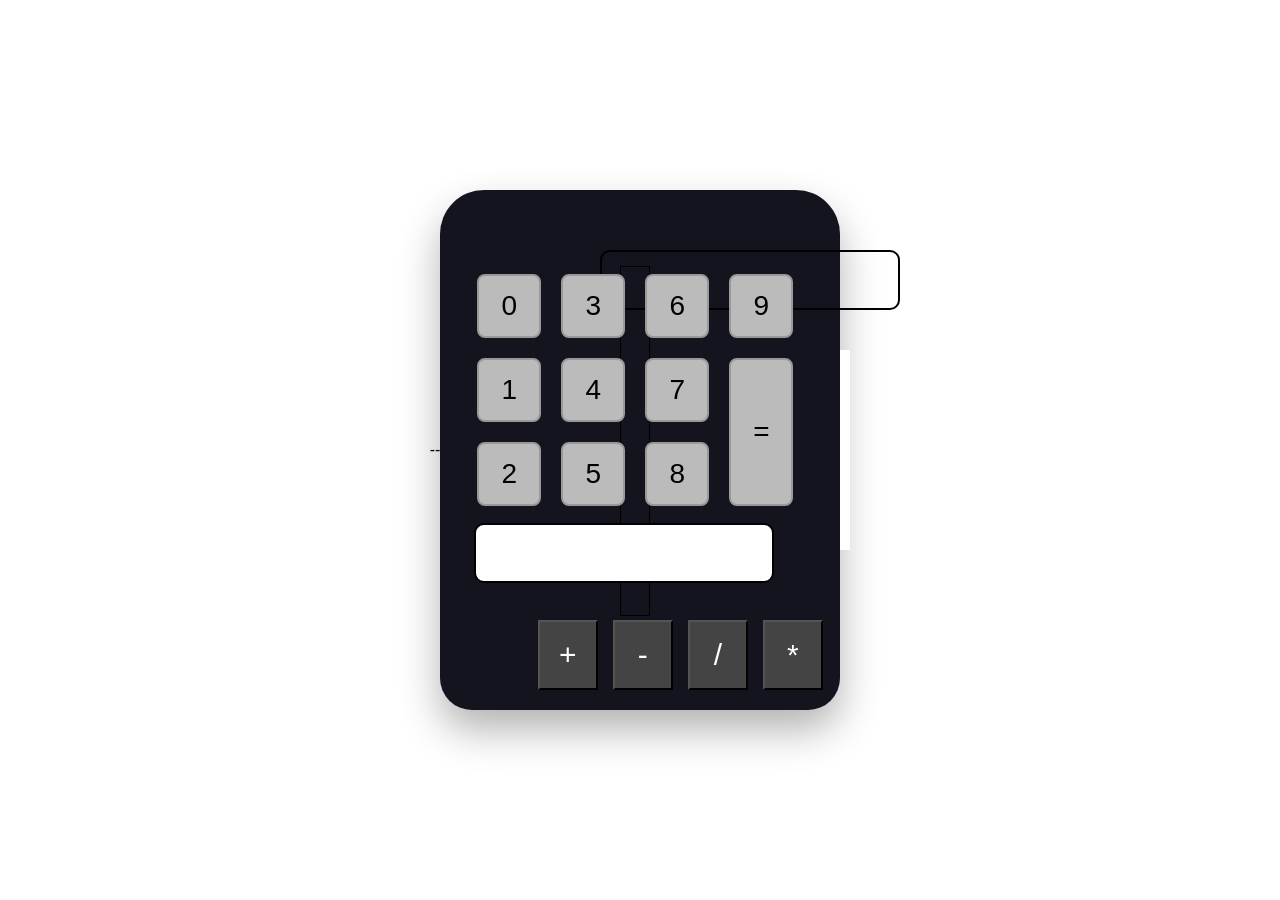
<file: index.html>
<!DOCTYPE html>
<html lang="en">
<head>
    <meta charset="UTF-8">
    <meta name="viewport" content="width=-device-width, initial-scale=1.0">--
    <title>calculator</title>
    <link  rel="stylesheet"  href="style.css">
</head>
<body>
    <div class="calculator">
        <div id="display">
                        <div class="buttons">
                <!--row 1-->
            <button onclick="appendvalue('0')">0</button>
            <button onclick="appendvalue('3')">3</button>
             <button onclick="appendvalue('6')">6</button>
              <button onclick="appendvalue('9')">9</button>
            
              <!--row 2-->
            <button onclick="appendvalue('1')">1</button>   
             <button onclick="appendvalue('4')">4</button> 
             <button onclick="appendvalue('7')">7</button> 
             <button   class="equal" onclick="calculate()">=</button> 
         
             <!--row 3-->
            <button onclick="appendvalue('2')">2</button> 
            <button onclick="appendvalue('5')">5</button> 
             <button onclick="appendvalue('8')">8</button> 
             <input type="text" id="display" readonly>
                        </div>

        <div  class="operators">
            <!--row 4-->
            
             <button onclick="appendvalue('+')">+</button>
              <button onclick="appendvalue('-')">-</button>
              <button onclick="appendvalue('/')">/</button>
              <button onclick="appendvalue('*')">*</button>
        </div>
                         
        </div>
    </div>
    <div class="my_class"></div>
    <script  src="script.js"></script>
    
</body>
</html>
</file>
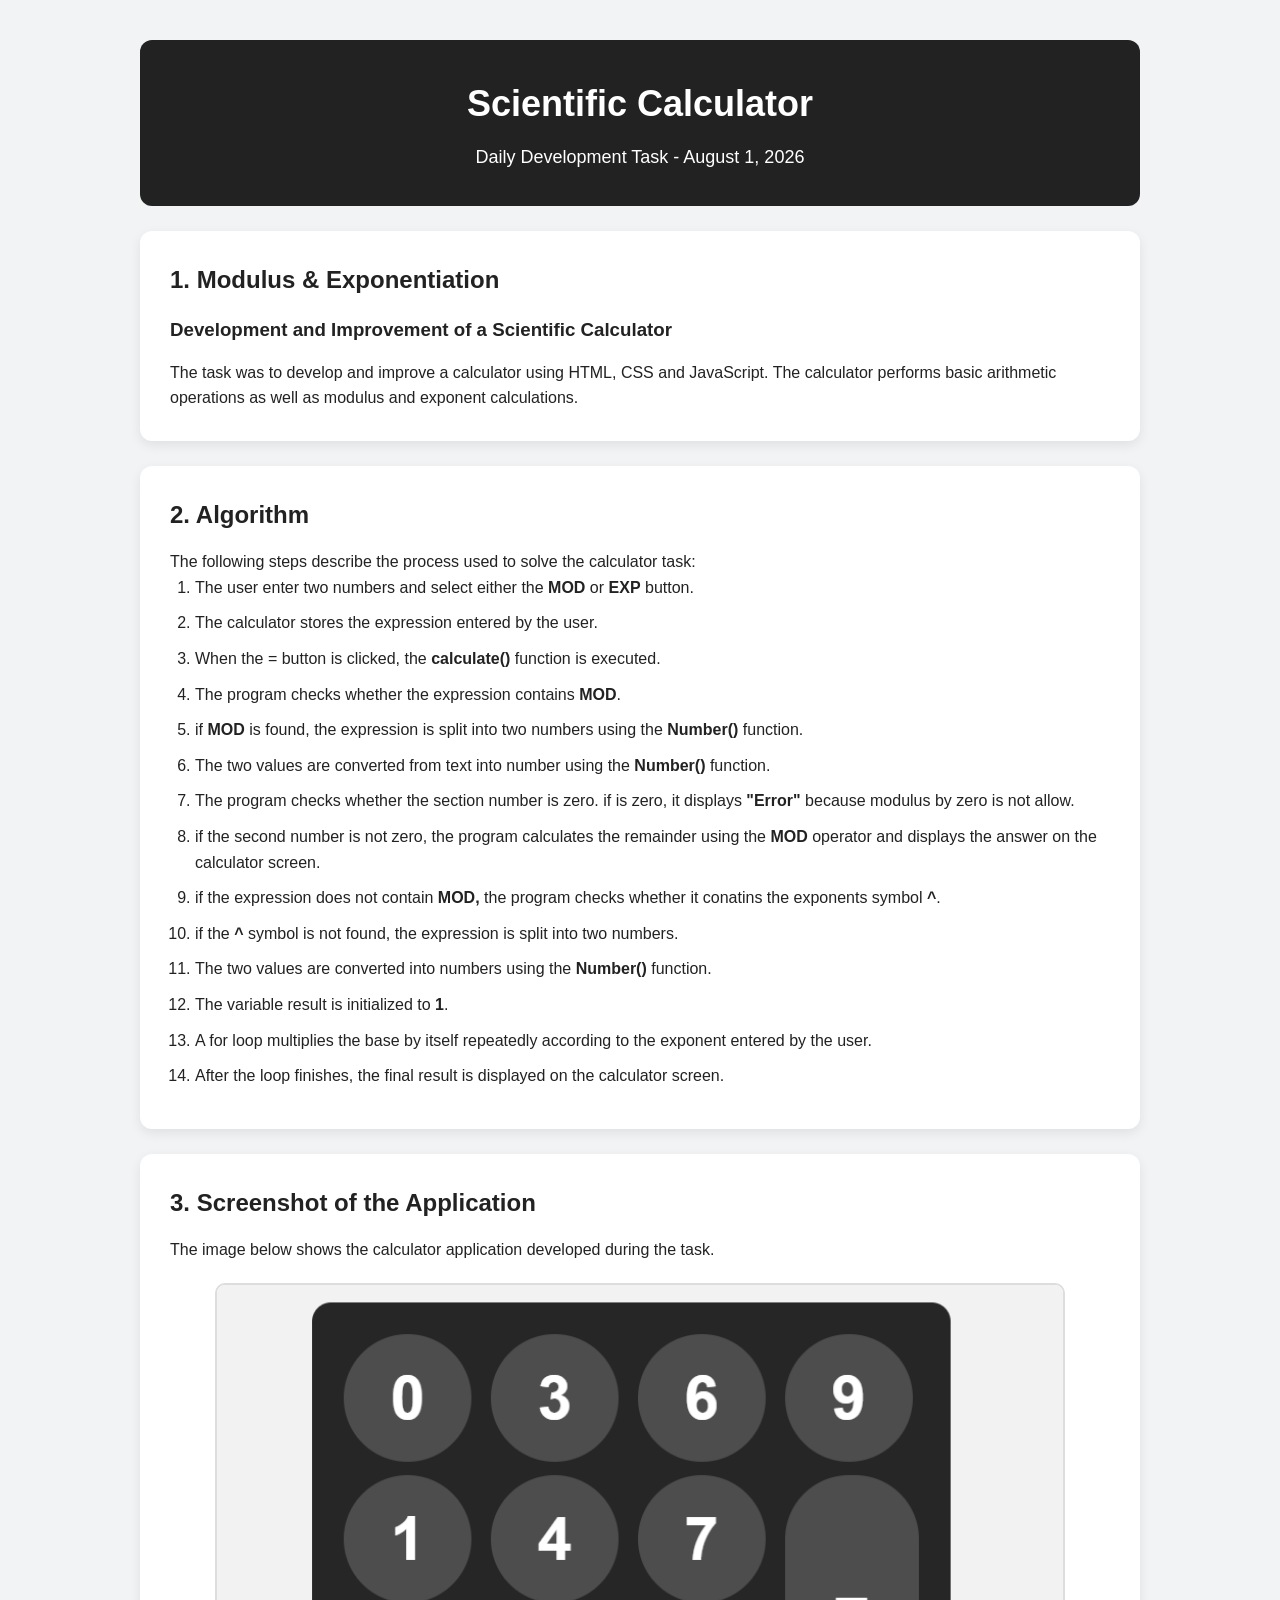
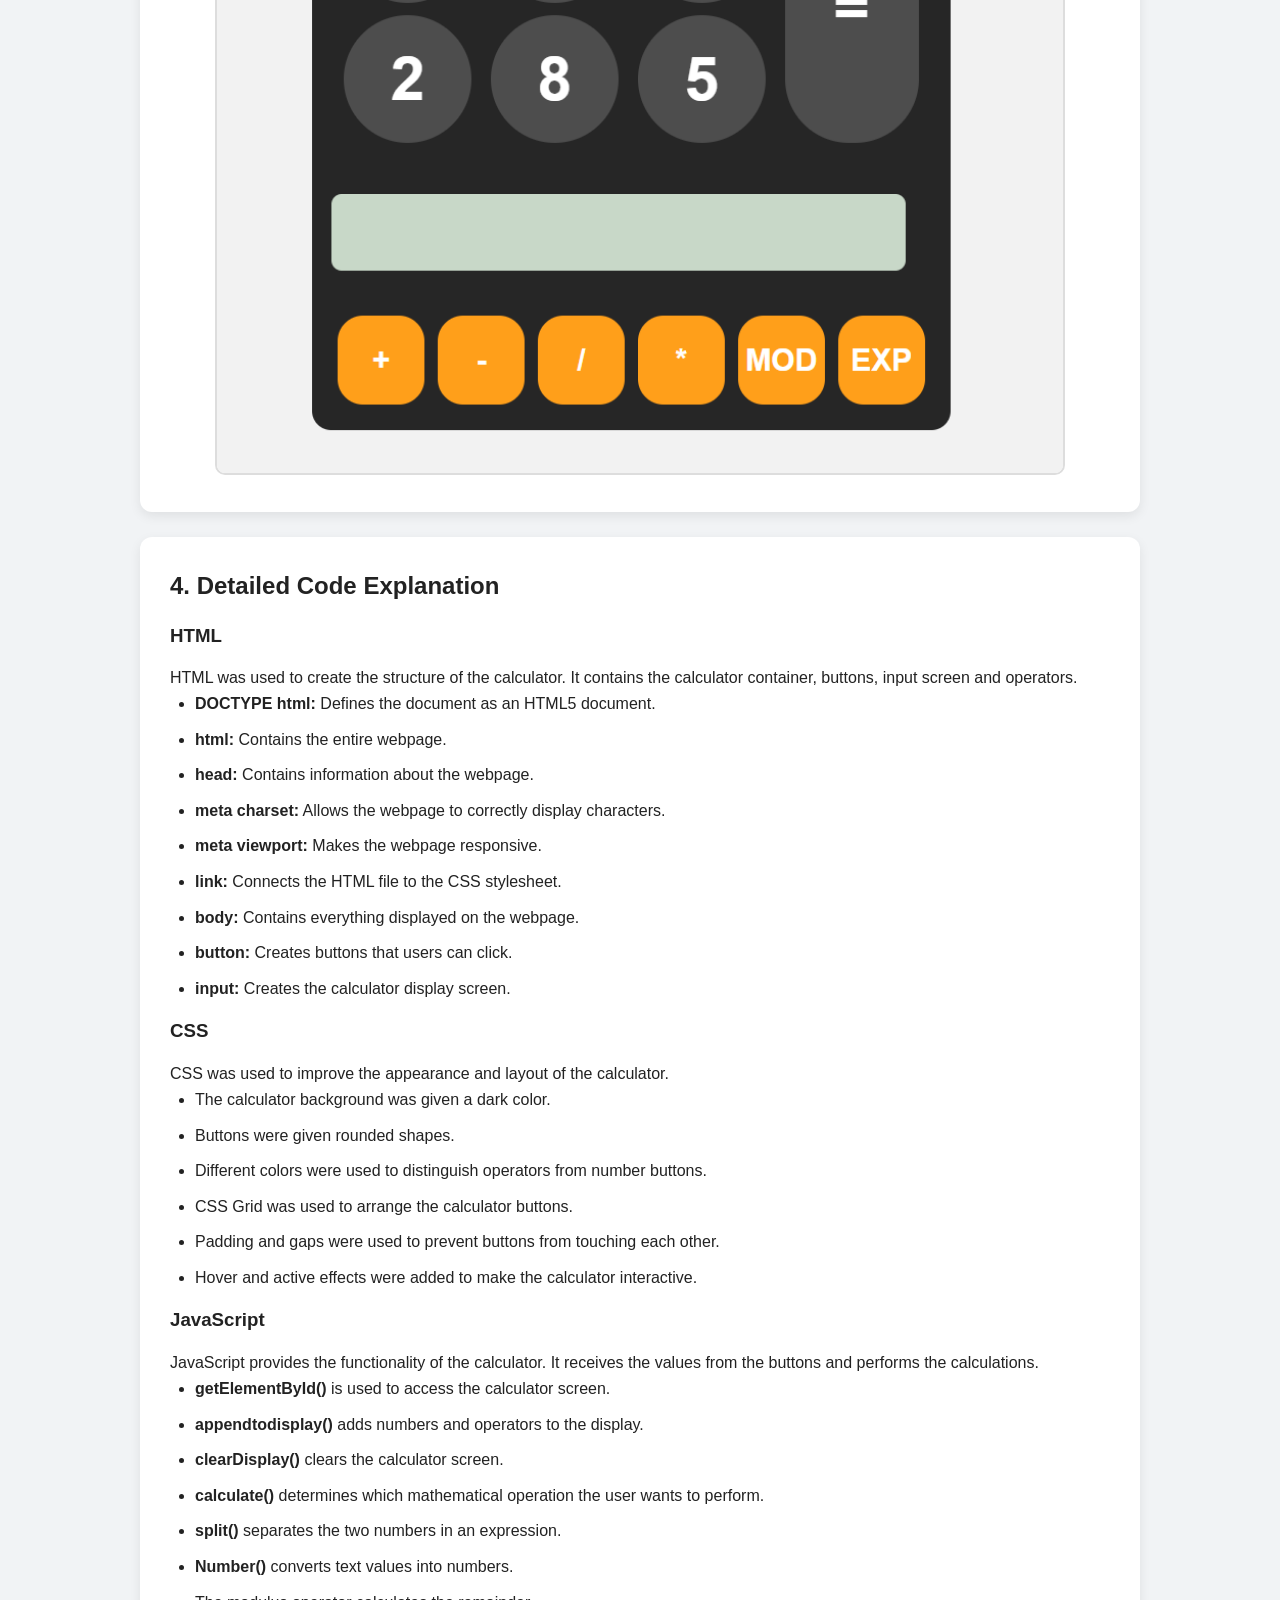
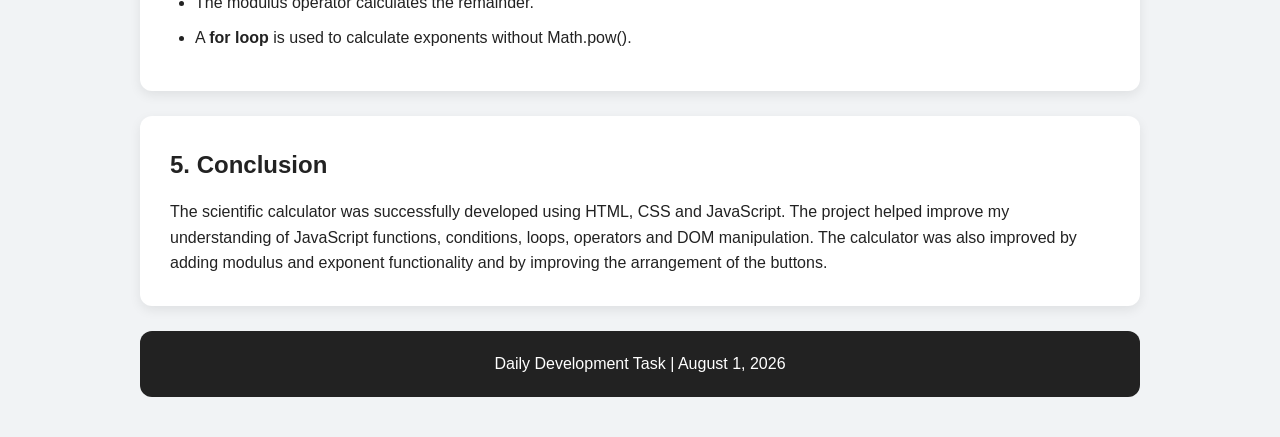
<file: james calc/index.html>
<!DOCTYPE html>
<html lang="en">

<head>
    <!-- Defines the character encoding used by the webpage -->
    <meta charset="UTF-8">

    <!-- Makes the webpage responsive on phones, tablets and computers -->
    <meta name="viewport" content="width=device-width, initial-scale=1.0">

    <!-- Title displayed on the browser tab -->
    <title> Task - Scientific Calculator</title>

    <!-- Connects this HTML file to the CSS file -->
    <link rel="stylesheet" href="style.css">
</head>

<body>

    <!-- Main container for the entire webpage -->
    <div class="container">

        <!-- PAGE HEADER -->

        <header>
            <h1>Scientific Calculator</h1>

            <p class="subtitle">
                Daily Development Task - August 1, 2026
            </p>
        </header>


        <!-- TASK DESCRIPTION -->

        <section class="card">

            <h2>1. Modulus & Exponentiation</h2>

            <h3>
                Development and Improvement of a Scientific Calculator
            </h3>

            <p>
                The task was to develop and improve a calculator using
                HTML, CSS and JavaScript. The calculator performs basic
                arithmetic operations as well as modulus and exponent
                calculations.
            </p>

        </section>

 
        <!-- ALGORITHM -->

        <section class="card">

            <h2>2. Algorithm</h2>

            <p>
                The following steps describe the process used to solve
                the calculator task:
            </p>

            <ol>

                <li>
                    The user enter two numbers and select either the <strong>MOD</strong> or <strong>EXP</strong> button.
                </li>

                <li>
                    The calculator stores the expression entered by the user.
                </li>

                <li>
                    When the = button is clicked, the <strong>calculate()</strong> function is executed.
                </li>

                <li>
                    The program checks whether the expression contains <strong>MOD</strong>.
                </li>

                <li>
                    if <strong>MOD</strong> is found, the expression is split into two numbers using the <strong>Number()</strong> function.
                </li>

                <li>
                    The two values are converted from text into number using the <strong>Number()</strong> function.
                </li>

                <li>
                    The program checks whether the section number is zero. if is zero, it displays <strong>"Error"</strong> because modulus by zero is not allow.
                </li>

                <li>
                    if the second number is not zero, the program calculates the remainder using the <strong>MOD</strong> operator and displays the answer on the calculator screen.
                </li>

                <li>
                    if the expression does not contain <strong>MOD,</strong> the program checks whether it conatins the exponents symbol <strong>^</strong>.
                </li>

                <li>
                    if the <strong>^</strong> symbol is not found, the expression is split into two numbers.
                </li>

                <li>
                    The two values are converted into numbers using the <strong>Number()</strong> function.
                </li>

                <li>
                    The variable result is initialized to <strong>1</strong>.
                </li>

                <li>
                    A for loop multiplies the base by itself repeatedly according to the exponent entered by the user.
                </li>

                <li>
                    After the loop finishes, the final result is displayed on the calculator screen.
                </li>

            </ol>

        </section>


        <!-- SCREENSHOT -->

        <section class="card">

            <h2>3. Screenshot of the Application</h2>

            <p>
                The image below shows the calculator application
                developed during the task.
            </p>

            <div class="screenshot-container"
            >
                <img src="image/calcs.png" alt="Screenshot of the scientific calculator" />
            </div>

        </section>


        <!-- CODE EXPLANATION -->

        <section class="card">

            <h2>4. Detailed Code Explanation</h2>

            <h3>HTML</h3>

            <p>
                HTML was used to create the structure of the calculator.
                It contains the calculator container, buttons, input
                screen and operators.
            </p>

            <ul>

                <li>
                    <strong>DOCTYPE html:</strong>
                    Defines the document as an HTML5 document.
                </li>

                <li>
                    <strong>html:</strong>
                    Contains the entire webpage.
                </li>

                <li>
                    <strong>head:</strong>
                    Contains information about the webpage.
                </li>

                <li>
                    <strong>meta charset:</strong>
                    Allows the webpage to correctly display characters.
                </li>

                <li>
                    <strong>meta viewport:</strong>
                    Makes the webpage responsive.
                </li>

                <li>
                    <strong>link:</strong>
                    Connects the HTML file to the CSS stylesheet.
                </li>

                <li>
                    <strong>body:</strong>
                    Contains everything displayed on the webpage.
                </li>

                <li>
                    <strong>button:</strong>
                    Creates buttons that users can click.
                </li>

                <li>
                    <strong>input:</strong>
                    Creates the calculator display screen.
                </li>

            </ul>


            <h3>CSS</h3>

            <p>
                CSS was used to improve the appearance and layout
                of the calculator.
            </p>

            <ul>

                <li>
                    The calculator background was given a dark color.
                </li>

                <li>
                    Buttons were given rounded shapes.
                </li>

                <li>
                    Different colors were used to distinguish
                    operators from number buttons.
                </li>

                <li>
                    CSS Grid was used to arrange the calculator
                    buttons.
                </li>

                <li>
                    Padding and gaps were used to prevent buttons
                    from touching each other.
                </li>

                <li>
                    Hover and active effects were added to make
                    the calculator interactive.
                </li>

            </ul>


            <h3>JavaScript</h3>

            <p>
                JavaScript provides the functionality of the calculator.
                It receives the values from the buttons and performs
                the calculations.
            </p>

            <ul>

                <li>
                    <strong>getElementById()</strong>
                    is used to access the calculator screen.
                </li>

                <li>
                    <strong>appendtodisplay()</strong>
                    adds numbers and operators to the display.
                </li>

                <li>
                    <strong>clearDisplay()</strong>
                    clears the calculator screen.
                </li>

                <li>
                    <strong>calculate()</strong>
                    determines which mathematical operation
                    the user wants to perform.
                </li>

                <li>
                    <strong>split()</strong>
                    separates the two numbers in an expression.
                </li>

                <li>
                    <strong>Number()</strong>
                    converts text values into numbers.
                </li>

                <li>
                    The modulus operator calculates the remainder.
                </li>

                <li>
                    A <strong>for loop</strong> is used to calculate
                    exponents without Math.pow().
                </li>

            </ul>

        </section>


        <!-- CONCLUSION -->

        <section class="card">

            <h2>5. Conclusion</h2>

            <p>
                The scientific calculator was successfully developed
                using HTML, CSS and JavaScript. The project helped
                improve my understanding of JavaScript functions,
                conditions, loops, operators and DOM manipulation.
                The calculator was also improved by adding modulus
                and exponent functionality and by improving the
                arrangement of the buttons.
            </p>

        </section>


        <!-- FOOTER -->

        <footer>

            <p>
                Daily Development Task | August 1, 2026
            </p>

        </footer>

    </div>

</body>

</html>
</file>
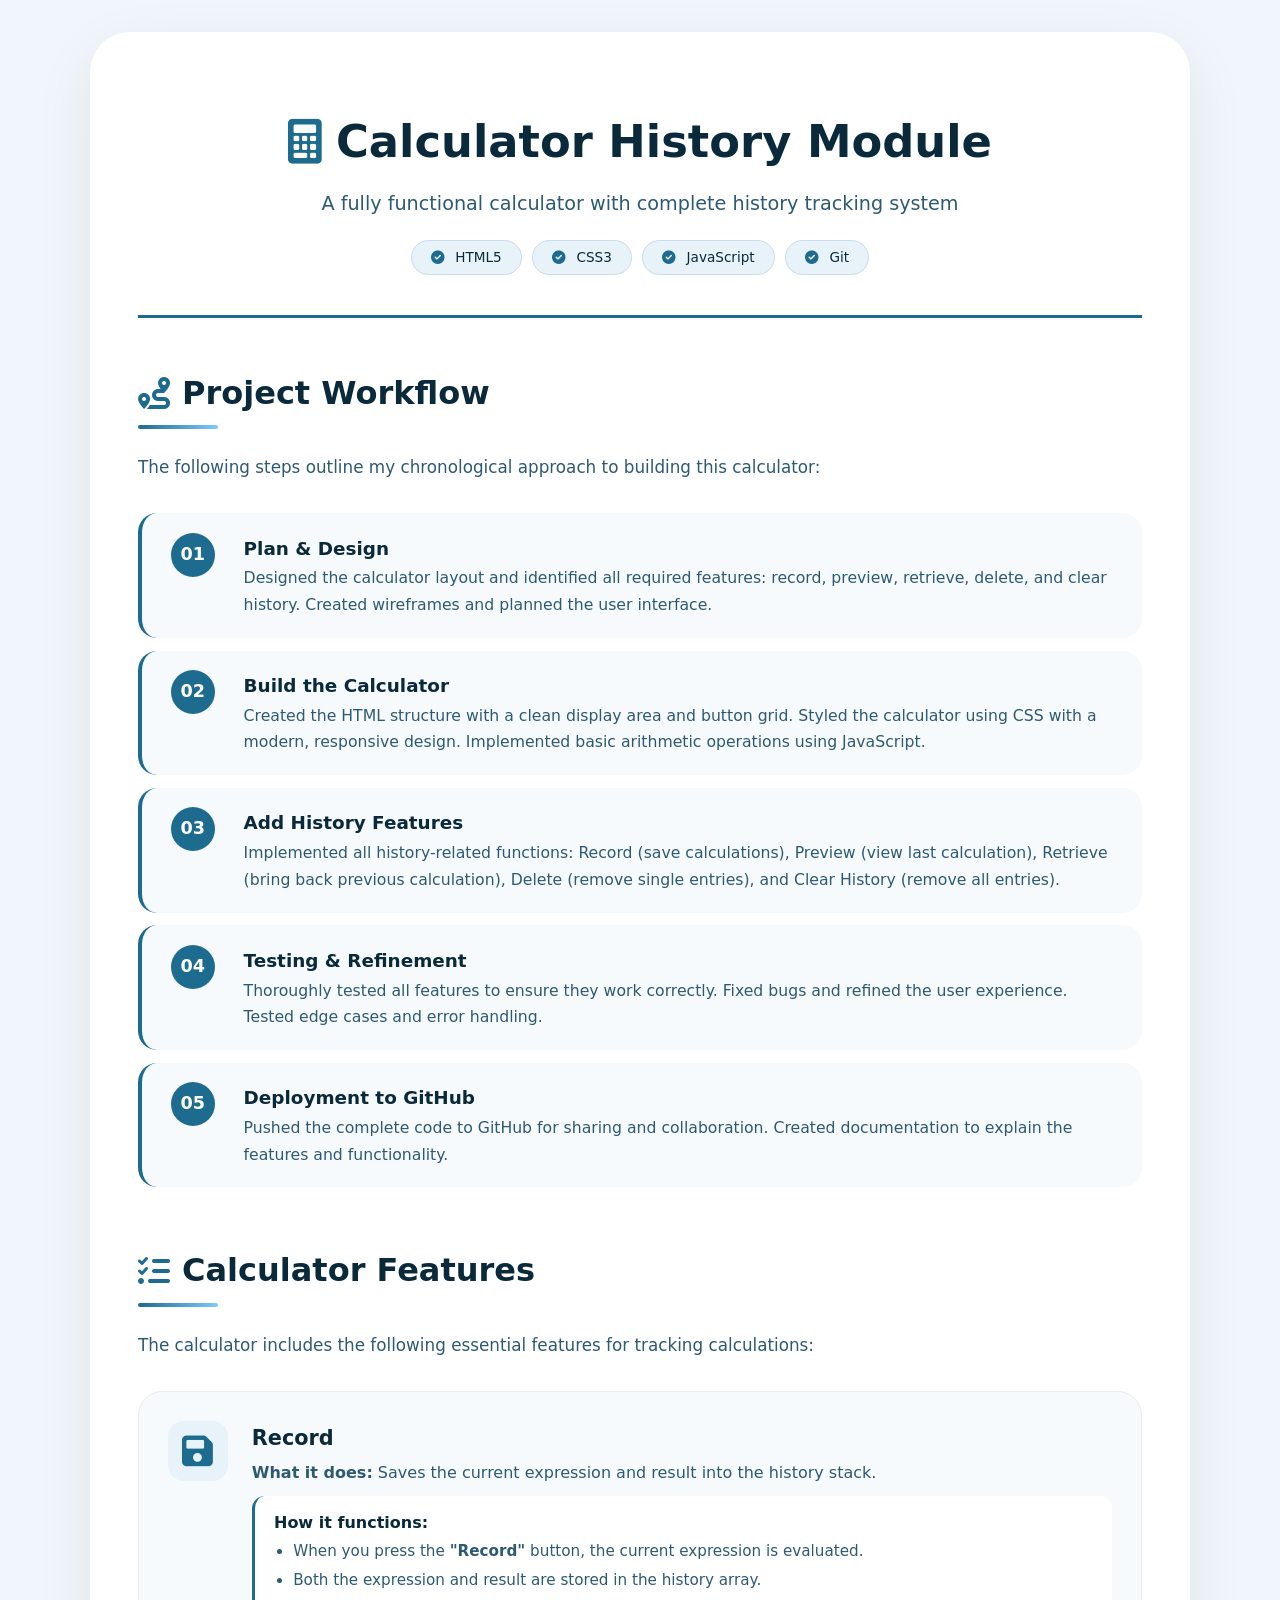
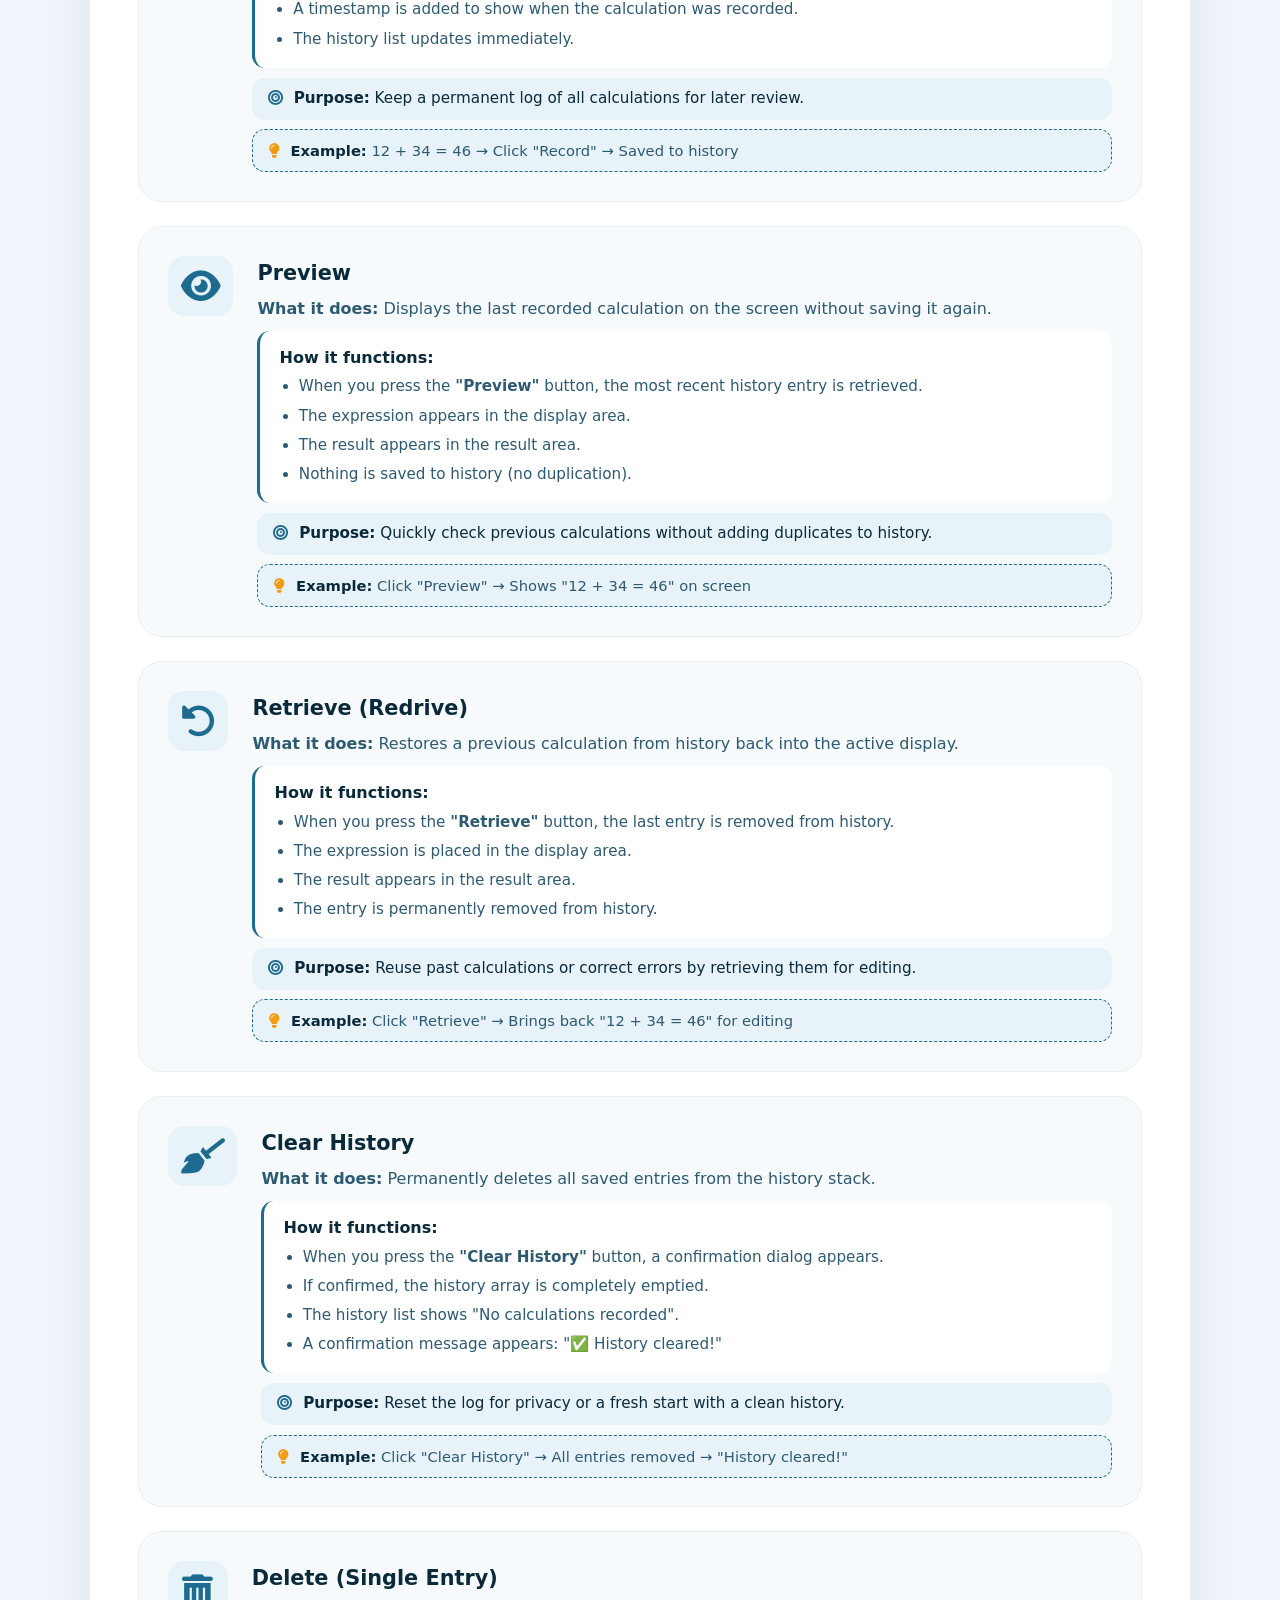
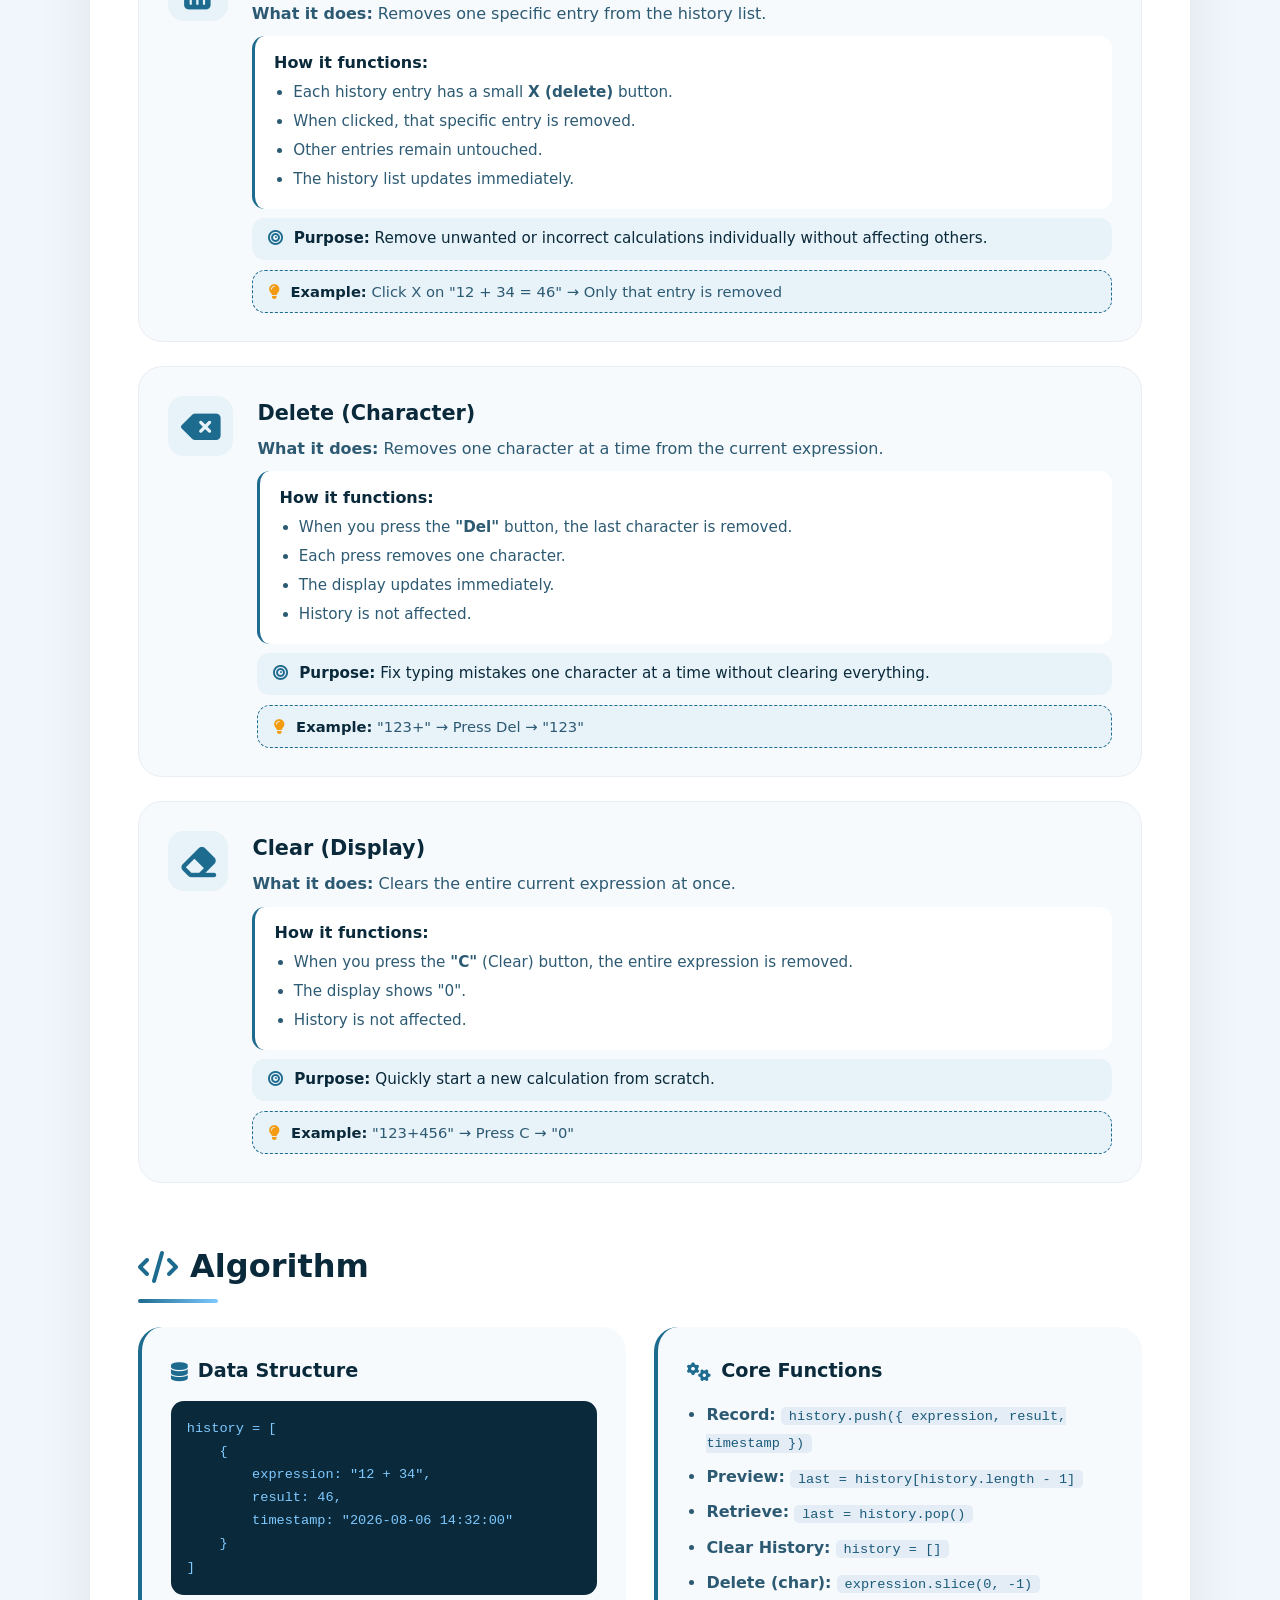
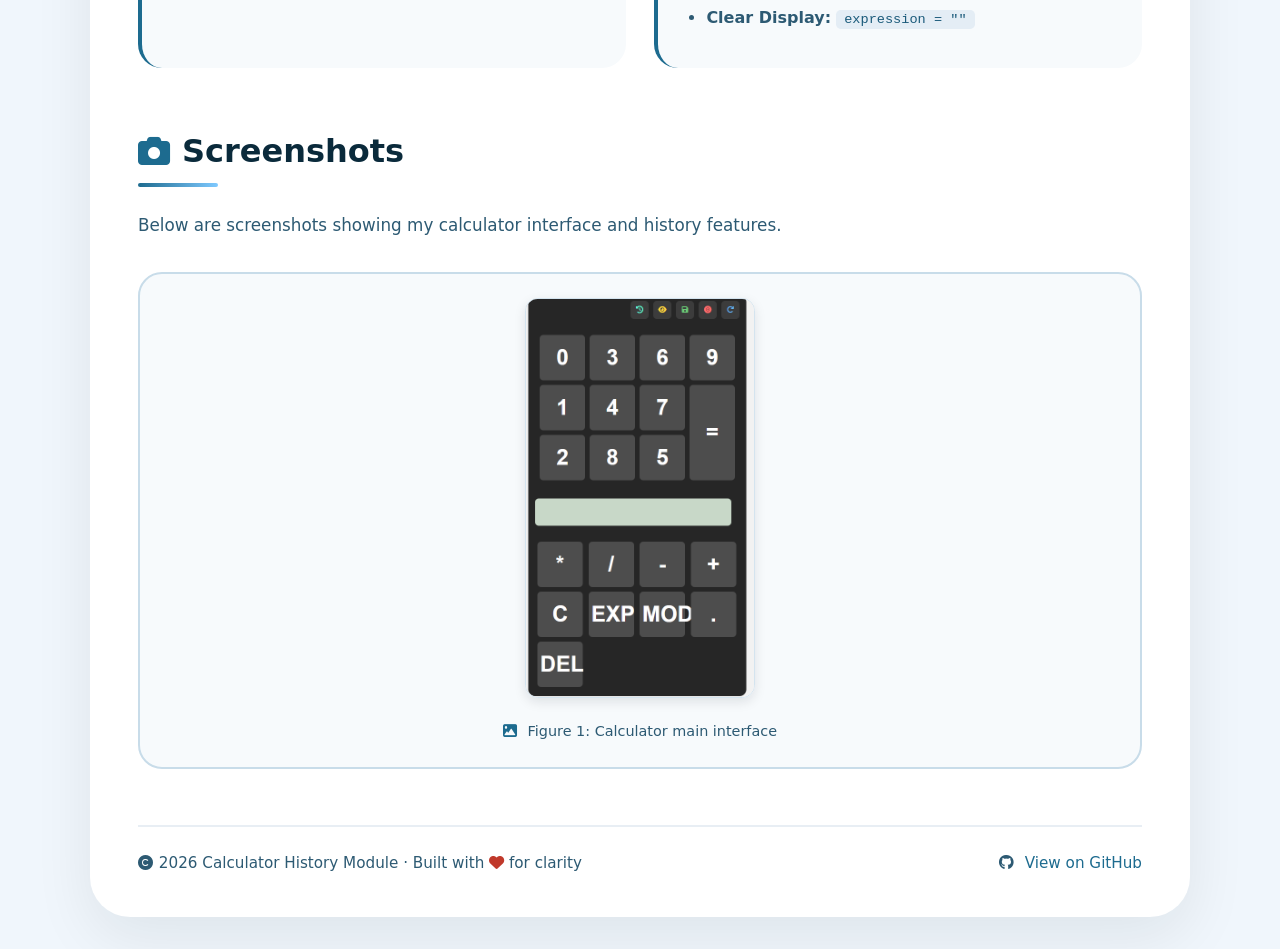
<file: documentation.html>
<!DOCTYPE html>
<html lang="en">
<head>
    <meta charset="UTF-8" />
    <meta name="viewport" content="width=device-width, initial-scale=1.0" />
    <title>Calculator History · Documentation</title>
    <link rel="stylesheet" href="https://cdnjs.cloudflare.com/ajax/libs/font-awesome/6.0.0-beta3/css/all.min.css" />
    <link rel="stylesheet" href="doc-style.css" />
</head>
<body>

    <div class="container">

        <!-- ============================================================ -->
        <!-- HEADER: CALCULATOR HISTORY at TOP                             -->
        <!-- ============================================================ -->
        <header class="main-header">
            <div class="header-content">
                <h1>
                    <i class="fas fa-calculator"></i> 
                    Calculator History Module
                </h1>
                <p class="header-sub">
                    A fully functional calculator with complete history tracking system
                </p>
                <div class="header-badges">
                    <span class="badge"><i class="fas fa-check-circle"></i> HTML5</span>
                    <span class="badge"><i class="fas fa-check-circle"></i> CSS3</span>
                    <span class="badge"><i class="fas fa-check-circle"></i> JavaScript</span>
                    <span class="badge"><i class="fas fa-check-circle"></i> Git</span>
                </div>
            </div>
        </header>

        <!-- ============================================================ -->
        <!-- SECTION 1: WORKFLOW (Chronological)                          -->
        <!-- ============================================================ -->
        <section class="section">
            <div class="section-header">
                <h2><i class="fas fa-route"></i> Project Workflow</h2>
                <div class="section-line"></div>
            </div>
            <p class="section-intro">
                The following steps outline my chronological approach to building this calculator:
            </p>

            <div class="workflow-timeline">

                <div class="timeline-item">
                    <div class="timeline-number">01</div>
                    <div class="timeline-content">
                        <h3>Plan & Design</h3>
                        <p>Designed the calculator layout and identified all required features: record, preview, retrieve, delete, and clear history. Created wireframes and planned the user interface.</p>
                    </div>
                </div>

                <div class="timeline-item">
                    <div class="timeline-number">02</div>
                    <div class="timeline-content">
                        <h3>Build the Calculator</h3>
                        <p>Created the HTML structure with a clean display area and button grid. Styled the calculator using CSS with a modern, responsive design. Implemented basic arithmetic operations using JavaScript.</p>
                    </div>
                </div>

                <div class="timeline-item">
                    <div class="timeline-number">03</div>
                    <div class="timeline-content">
                        <h3>Add History Features</h3>
                        <p>Implemented all history-related functions: Record (save calculations), Preview (view last calculation), Retrieve (bring back previous calculation), Delete (remove single entries), and Clear History (remove all entries).</p>
                    </div>
                </div>

                <div class="timeline-item">
                    <div class="timeline-number">04</div>
                    <div class="timeline-content">
                        <h3>Testing & Refinement</h3>
                        <p>Thoroughly tested all features to ensure they work correctly. Fixed bugs and refined the user experience. Tested edge cases and error handling.</p>
                    </div>
                </div>

                <div class="timeline-item">
                    <div class="timeline-number">05</div>
                    <div class="timeline-content">
                        <h3>Deployment to GitHub</h3>
                        <p>Pushed the complete code to GitHub for sharing and collaboration. Created documentation to explain the features and functionality.</p>
                    </div>
                </div>

            </div>
        </section>

        <!-- ============================================================ -->
        <!-- SECTION 2: FEATURES (Organized with lines)                   -->
        <!-- ============================================================ -->
        <section class="section">
            <div class="section-header">
                <h2><i class="fas fa-list-check"></i> Calculator Features</h2>
                <div class="section-line"></div>
            </div>
            <p class="section-intro">
                The calculator includes the following essential features for tracking calculations:
            </p>

            <!-- FEATURE 1: RECORD -->
            <div class="feature-block">
                <div class="feature-icon"><i class="fas fa-floppy-disk"></i></div>
                <div class="feature-body">
                    <h3>Record</h3>
                    <p><strong>What it does:</strong> Saves the current expression and result into the history stack.</p>
                    <div class="feature-detail">
                        <strong>How it functions:</strong>
                        <ul>
                            <li>When you press the <strong>"Record"</strong> button, the current expression is evaluated.</li>
                            <li>Both the expression and result are stored in the history array.</li>
                            <li>A timestamp is added to show when the calculation was recorded.</li>
                            <li>The history list updates immediately.</li>
                        </ul>
                    </div>
                    <div class="feature-purpose">
                        <i class="fas fa-bullseye"></i> 
                        <strong>Purpose:</strong> Keep a permanent log of all calculations for later review.
                    </div>
                    <div class="feature-example">
                        <i class="fas fa-lightbulb"></i> 
                        <strong>Example:</strong> 12 + 34 = 46 → Click "Record" → Saved to history
                    </div>
                </div>
            </div>

            <!-- FEATURE 2: PREVIEW -->
            <div class="feature-block">
                <div class="feature-icon"><i class="fas fa-eye"></i></div>
                <div class="feature-body">
                    <h3>Preview</h3>
                    <p><strong>What it does:</strong> Displays the last recorded calculation on the screen without saving it again.</p>
                    <div class="feature-detail">
                        <strong>How it functions:</strong>
                        <ul>
                            <li>When you press the <strong>"Preview"</strong> button, the most recent history entry is retrieved.</li>
                            <li>The expression appears in the display area.</li>
                            <li>The result appears in the result area.</li>
                            <li>Nothing is saved to history (no duplication).</li>
                        </ul>
                    </div>
                    <div class="feature-purpose">
                        <i class="fas fa-bullseye"></i> 
                        <strong>Purpose:</strong> Quickly check previous calculations without adding duplicates to history.
                    </div>
                    <div class="feature-example">
                        <i class="fas fa-lightbulb"></i> 
                        <strong>Example:</strong> Click "Preview" → Shows "12 + 34 = 46" on screen
                    </div>
                </div>
            </div>

            <!-- FEATURE 3: RETRIEVE -->
            <div class="feature-block">
                <div class="feature-icon"><i class="fas fa-rotate-left"></i></div>
                <div class="feature-body">
                    <h3>Retrieve (Redrive)</h3>
                    <p><strong>What it does:</strong> Restores a previous calculation from history back into the active display.</p>
                    <div class="feature-detail">
                        <strong>How it functions:</strong>
                        <ul>
                            <li>When you press the <strong>"Retrieve"</strong> button, the last entry is removed from history.</li>
                            <li>The expression is placed in the display area.</li>
                            <li>The result appears in the result area.</li>
                            <li>The entry is permanently removed from history.</li>
                        </ul>
                    </div>
                    <div class="feature-purpose">
                        <i class="fas fa-bullseye"></i> 
                        <strong>Purpose:</strong> Reuse past calculations or correct errors by retrieving them for editing.
                    </div>
                    <div class="feature-example">
                        <i class="fas fa-lightbulb"></i> 
                        <strong>Example:</strong> Click "Retrieve" → Brings back "12 + 34 = 46" for editing
                    </div>
                </div>
            </div>

            <!-- FEATURE 4: CLEAR HISTORY -->
            <div class="feature-block">
                <div class="feature-icon"><i class="fas fa-broom"></i></div>
                <div class="feature-body">
                    <h3>Clear History</h3>
                    <p><strong>What it does:</strong> Permanently deletes all saved entries from the history stack.</p>
                    <div class="feature-detail">
                        <strong>How it functions:</strong>
                        <ul>
                            <li>When you press the <strong>"Clear History"</strong> button, a confirmation dialog appears.</li>
                            <li>If confirmed, the history array is completely emptied.</li>
                            <li>The history list shows "No calculations recorded".</li>
                            <li>A confirmation message appears: "✅ History cleared!"</li>
                        </ul>
                    </div>
                    <div class="feature-purpose">
                        <i class="fas fa-bullseye"></i> 
                        <strong>Purpose:</strong> Reset the log for privacy or a fresh start with a clean history.
                    </div>
                    <div class="feature-example">
                        <i class="fas fa-lightbulb"></i> 
                        <strong>Example:</strong> Click "Clear History" → All entries removed → "History cleared!"
                    </div>
                </div>
            </div>

            <!-- FEATURE 5: DELETE SINGLE -->
            <div class="feature-block">
                <div class="feature-icon"><i class="fas fa-trash-can"></i></div>
                <div class="feature-body">
                    <h3>Delete (Single Entry)</h3>
                    <p><strong>What it does:</strong> Removes one specific entry from the history list.</p>
                    <div class="feature-detail">
                        <strong>How it functions:</strong>
                        <ul>
                            <li>Each history entry has a small <strong>X (delete)</strong> button.</li>
                            <li>When clicked, that specific entry is removed.</li>
                            <li>Other entries remain untouched.</li>
                            <li>The history list updates immediately.</li>
                        </ul>
                    </div>
                    <div class="feature-purpose">
                        <i class="fas fa-bullseye"></i> 
                        <strong>Purpose:</strong> Remove unwanted or incorrect calculations individually without affecting others.
                    </div>
                    <div class="feature-example">
                        <i class="fas fa-lightbulb"></i> 
                        <strong>Example:</strong> Click X on "12 + 34 = 46" → Only that entry is removed
                    </div>
                </div>
            </div>

            <!-- FEATURE 6: DELETE CHARACTER -->
            <div class="feature-block">
                <div class="feature-icon"><i class="fas fa-backspace"></i></div>
                <div class="feature-body">
                    <h3>Delete (Character)</h3>
                    <p><strong>What it does:</strong> Removes one character at a time from the current expression.</p>
                    <div class="feature-detail">
                        <strong>How it functions:</strong>
                        <ul>
                            <li>When you press the <strong>"Del"</strong> button, the last character is removed.</li>
                            <li>Each press removes one character.</li>
                            <li>The display updates immediately.</li>
                            <li>History is not affected.</li>
                        </ul>
                    </div>
                    <div class="feature-purpose">
                        <i class="fas fa-bullseye"></i> 
                        <strong>Purpose:</strong> Fix typing mistakes one character at a time without clearing everything.
                    </div>
                    <div class="feature-example">
                        <i class="fas fa-lightbulb"></i> 
                        <strong>Example:</strong> "123+" → Press Del → "123"
                    </div>
                </div>
            </div>

            <!-- FEATURE 7: CLEAR DISPLAY -->
            <div class="feature-block">
                <div class="feature-icon"><i class="fas fa-eraser"></i></div>
                <div class="feature-body">
                    <h3>Clear (Display)</h3>
                    <p><strong>What it does:</strong> Clears the entire current expression at once.</p>
                    <div class="feature-detail">
                        <strong>How it functions:</strong>
                        <ul>
                            <li>When you press the <strong>"C"</strong> (Clear) button, the entire expression is removed.</li>
                            <li>The display shows "0".</li>
                            <li>History is not affected.</li>
                        </ul>
                    </div>
                    <div class="feature-purpose">
                        <i class="fas fa-bullseye"></i> 
                        <strong>Purpose:</strong> Quickly start a new calculation from scratch.
                    </div>
                    <div class="feature-example">
                        <i class="fas fa-lightbulb"></i> 
                        <strong>Example:</strong> "123+456" → Press C → "0"
                    </div>
                </div>
            </div>

        </section>

        <!-- ============================================================ -->
        <!-- SECTION 3: ALGORITHM                                         -->
        <!-- ============================================================ -->
        <section class="section">
            <div class="section-header">
                <h2><i class="fas fa-code"></i> Algorithm</h2>
                <div class="section-line"></div>
            </div>

            <div class="algorithm-grid">

                <div class="algo-box">
                    <h3><i class="fas fa-database"></i> Data Structure</h3>
                    <pre>
history = [
    {
        expression: "12 + 34",
        result: 46,
        timestamp: "2026-08-06 14:32:00"
    }
]</pre>
                </div>

                <div class="algo-box">
                    <h3><i class="fas fa-gears"></i> Core Functions</h3>
                    <ul>
                        <li><strong>Record:</strong> <code>history.push({ expression, result, timestamp })</code></li>
                        <li><strong>Preview:</strong> <code>last = history[history.length - 1]</code></li>
                        <li><strong>Retrieve:</strong> <code>last = history.pop()</code></li>
                        <li><strong>Clear History:</strong> <code>history = []</code></li>
                        <li><strong>Delete (char):</strong> <code>expression.slice(0, -1)</code></li>
                        <li><strong>Clear Display:</strong> <code>expression = ""</code></li>
                    </ul>
                </div>

            </div>
        </section>

        
      
<!-- SECTION 4: SCREENSHOTS (Multiple)                             -->
<!-- ============================================================ -->
<section class="section">
    <div class="section-header">
        <h2><i class="fas fa-camera"></i> Screenshots</h2>
        <div class="section-line"></div>
    </div>
    <p class="section-intro">
        Below are screenshots showing my calculator interface and history features.
    </p>

    <div class="screenshots-grid">
        <div class="screenshot-item">
            <img src="calculator-screenshot.png" alt="Calculator Interface" class="screenshot-image" />
            <p class="screenshot-caption">
                <i class="fas fa-image"></i> Figure 1: Calculator main interface
            </p>
        </div>
        
    </div>
</section>
                  
        </section>

       
        <!-- FOOTER                                                       -->
       
        <footer>
            <p>
                <i class="fas fa-copyright"></i> 2026 Calculator History Module · 
                Built with <i class="fas fa-heart" style="color:#c0392b;"></i> for clarity
            </p>
            <p class="footer-github">
                <i class="fab fa-github"></i> 
                <a href="https://github.com/matene389-alt/calculator-history" target="_blank">
                    View on GitHub
                </a>
            </p>
        </footer>

    </div>

</body>
</html>
</file>
<file: style.css>
*{
    margin:0;
    padding:0;
    box-sizing: border-box;
    font-family:'segoe ui', Roboto,sytem-ui,-apple-system,sans-serif;
    user-select:none;
}
body{
    padding: 16px;
    background: white;
    display: flex;
    justify-content: center;
    align-items: center;
    height: 100vh;
    font-family: Arial, sans-serif;
}
 
.calculator{
    height: 520px;
    width: 400px;
    background:#14141e;
    border-radius: 44px  44px 32px 32px;
    padding: 60px 160px  40px;
    box-shadow: 0 20px  40px rgba(0,0,0,.3);
}
#display{
    margin-bottom: 28px;
    text-align: center;
    padding: 14px 18px 10px 18px;
    border: 2px solid;
    border-radius: 10px;
    justify-content: center;
    font-size: 50px;
    height: 60px;
    width: 300px;
}
.buttons{
   min-height: 40px;
    width: 30px;
    display: grid; 
    grid-template-columns: repeat(4, 70px);
    grid-template-rows: repeat(3, 70px);
    gap: 14px;
   justify-content:center;
    border:1px solid;
    margin-bottom:4px;
    padding:4px;
    line-height: 1.4;
    word-break: break-all;
}
.buttons  button{
margin: 3px;
padding:4px;
    font-size: 28px;
    font-weight:500;
    cursor: pointer;
    
    border-radius:8px;
    border: 2px solid #999; 
    background: #bbb;
    text-align: center;
    justify-content:center;

}
.equal{
    
    grid-column: 4;
    grid-row: 2 / span 2;
}
.operators{
    display: grid;
    grid-template-columns: repeat(4, 60px);
    justify-content: center;
    gap: 15px;
    margin-left: -140px;
}
.operators  button{
    height: 70px;
    font-size: 30px;
    cursor: pointer;
    background: #444;  
    color: white; 
}
.my_class{
    height:200px;
    width:10px;
    box-sizing: 1px;
    background:fixed;
    background-color:#fff;
    display:flex;
}
</file>
<file: james calc/style.css>
/* Remove the default spacing from the webpage */
* {
    box-sizing: border-box;
    margin: 0;
    padding: 0;
}


/* General webpage styling */
body {
    font-family: Arial, sans-serif;
    background-color: #f1f3f5;
    color: #222;
    line-height: 1.6;
}


/* Main container */
.container {
    width: 90%;
    max-width: 1000px;
    margin: 40px auto;
}


/* Header */
header {
    background-color: #222;
    color: white;
    text-align: center;
    padding: 35px 20px;
    border-radius: 12px;
    margin-bottom: 25px;
}


header h1 {
    font-size: 36px;
    margin-bottom: 10px;
}


.subtitle {
    font-size: 18px;
}


/* White content cards */
.card {
    background-color: white;
    padding: 30px;
    margin-bottom: 25px;
    border-radius: 12px;
    box-shadow: 0 4px 12px rgba(0, 0, 0, 0.08);
}


.card h2 {
    color: #222;
    margin-bottom: 15px;
}


.card h3 {
    margin: 15px 0;
}


/* Algorithm list */
ol {
    padding-left: 25px;
}


ol li {
    margin-bottom: 10px;
}


/* Code explanation list */
ul {
    padding-left: 25px;
}


ul li {
    margin-bottom: 10px;
}


/* Screenshot container */
.screenshot-container {
    text-align: center;
    margin-top: 20px;
}


/* Application screenshot */
.screenshot-container img {
    width: 100%;
    max-width: 850px;
    border-radius: 10px;
    border: 2px solid #ddd;
}


/* Footer */
footer {
    background-color: #222;
    color: white;
    text-align: center;
    padding: 20px;
    border-radius: 12px;
}


/* Responsive design for smaller screens */
@media (max-width: 600px) {

    .container {
        width: 95%;
    }

    header h1 {
        font-size: 28px;
    }

    .card {
        padding: 20px;
    }

}
</file>
<file: doc-style.css>
/* ================================================================
   RESET & BASE
   ================================================================ */
* {
    margin: 0;
    padding: 0;
    box-sizing: border-box;
}

body {
    font-family: 'Segoe UI', Roboto, system-ui, sans-serif;
    background: #f0f6fc;
    color: #0a2a3b;
    line-height: 1.7;
    padding: 2rem 1.5rem;
}

.container {
    max-width: 1100px;
    margin: 0 auto;
    background: #ffffff;
    border-radius: 2.5rem;
    padding: 2.5rem 3rem;
    box-shadow: 0 20px 60px rgba(0, 20, 30, 0.08);
}

/* ================================================================
   HEADER
   ================================================================ */
.main-header {
    text-align: center;
    padding: 2rem 0 2.5rem;
    border-bottom: 3px solid #1d6b8f;
    margin-bottom: 3rem;
}

.main-header h1 {
    font-size: 2.8rem;
    font-weight: 700;
    color: #0a2a3b;
    display: flex;
    align-items: center;
    justify-content: center;
    gap: 14px;
}

.main-header h1 i {
    color: #1d6b8f;
}

.header-sub {
    font-size: 1.2rem;
    color: #2d5a73;
    margin: 0.5rem 0 1.2rem;
}

.header-badges {
    display: flex;
    flex-wrap: wrap;
    justify-content: center;
    gap: 10px;
}

.badge {
    background: #e8f2f9;
    padding: 0.3rem 1.2rem;
    border-radius: 40px;
    font-size: 0.85rem;
    font-weight: 500;
    color: #0a2a3b;
    border: 1px solid #c8dce9;
}

.badge i {
    color: #1d6b8f;
    margin-right: 6px;
}

/* ================================================================
   SECTION STYLES
   ================================================================ */
.section {
    margin-bottom: 3.5rem;
}

.section-header {
    display: flex;
    flex-direction: column;
    gap: 0.3rem;
    margin-bottom: 1.5rem;
}

.section-header h2 {
    font-size: 2rem;
    font-weight: 600;
    color: #0a2a3b;
    display: flex;
    align-items: center;
    gap: 12px;
}

.section-header h2 i {
    color: #1d6b8f;
}

.section-line {
    width: 80px;
    height: 4px;
    background: linear-gradient(90deg, #1d6b8f, #7fc9ff);
    border-radius: 4px;
}

.section-intro {
    font-size: 1.05rem;
    color: #2d5a73;
    margin-bottom: 2rem;
}

/* ================================================================
   WORKFLOW TIMELINE
   ================================================================ */
.workflow-timeline {
    display: flex;
    flex-direction: column;
    gap: 0.8rem;
}

.timeline-item {
    display: flex;
    gap: 1.8rem;
    align-items: flex-start;
    background: #f7fafc;
    padding: 1.2rem 1.8rem;
    border-radius: 1.2rem;
    border-left: 4px solid #1d6b8f;
    transition: all 0.2s;
}

.timeline-item:hover {
    background: #edf4f9;
    transform: translateX(4px);
}

.timeline-number {
    background: #1d6b8f;
    color: white;
    font-weight: 700;
    font-size: 1.1rem;
    min-width: 44px;
    height: 44px;
    border-radius: 50%;
    display: flex;
    align-items: center;
    justify-content: center;
    flex-shrink: 0;
}

.timeline-content h3 {
    font-size: 1.15rem;
    color: #0a2a3b;
}

.timeline-content p {
    color: #2d5a73;
    font-size: 0.98rem;
    margin-top: 0.1rem;
}

/* ================================================================
   FEATURE BLOCKS
   ================================================================ */
.feature-block {
    display: flex;
    gap: 1.5rem;
    background: #f7fafc;
    padding: 1.8rem;
    border-radius: 1.5rem;
    margin-bottom: 1.5rem;
    border: 1px solid #e8eef4;
    transition: all 0.2s;
}

.feature-block:hover {
    border-color: #1d6b8f;
    box-shadow: 0 4px 12px rgba(29, 107, 143, 0.06);
}

.feature-icon {
    font-size: 2.2rem;
    color: #1d6b8f;
    background: #e8f2f9;
    padding: 0.8rem;
    border-radius: 1rem;
    min-width: 60px;
    text-align: center;
    flex-shrink: 0;
    height: 60px;
    display: flex;
    align-items: center;
    justify-content: center;
}

.feature-body {
    flex: 1;
}

.feature-body h3 {
    font-size: 1.3rem;
    color: #0a2a3b;
    margin-bottom: 0.2rem;
}

.feature-body p {
    color: #2d5a73;
    margin-bottom: 0.6rem;
}

.feature-detail {
    background: white;
    padding: 0.8rem 1.2rem;
    border-radius: 0.8rem;
    margin: 0.6rem 0;
    border-left: 3px solid #1d6b8f;
}

.feature-detail ul {
    padding-left: 1.2rem;
    margin-top: 0.2rem;
}

.feature-detail ul li {
    margin: 0.2rem 0;
    color: #2d5a73;
    font-size: 0.95rem;
}

.feature-purpose {
    background: #e8f2f9;
    padding: 0.5rem 1rem;
    border-radius: 0.8rem;
    margin: 0.6rem 0;
    font-size: 0.95rem;
    color: #0a2a3b;
}

.feature-purpose i {
    color: #1d6b8f;
    margin-right: 6px;
}

.feature-example {
    background: #e8f2f9;
    padding: 0.5rem 1rem;
    border-radius: 0.8rem;
    font-size: 0.92rem;
    color: #2d5a73;
    border: 1px dashed #1d6b8f;
}

.feature-example i {
    color: #f39c12;
    margin-right: 6px;
}

.feature-example strong {
    color: #0a2a3b;
}

/* ================================================================
   ALGORITHM
   ================================================================ */
.algorithm-grid {
    display: grid;
    grid-template-columns: repeat(auto-fit, minmax(300px, 1fr));
    gap: 1.8rem;
}

.algo-box {
    background: #f7fafc;
    padding: 1.8rem;
    border-radius: 1.5rem;
    border-left: 4px solid #1d6b8f;
}

.algo-box h3 {
    font-size: 1.2rem;
    color: #0a2a3b;
    margin-bottom: 0.8rem;
    display: flex;
    align-items: center;
    gap: 10px;
}

.algo-box h3 i {
    color: #1d6b8f;
}

.algo-box pre {
    background: #0a2a3b;
    color: #7fc9ff;
    padding: 1rem;
    border-radius: 0.8rem;
    font-size: 0.85rem;
    overflow-x: auto;
    white-space: pre-wrap;
    font-family: 'Courier New', monospace;
}

.algo-box ul {
    padding-left: 1.2rem;
}

.algo-box ul li {
    margin: 0.5rem 0;
    color: #2d5a73;
}

.algo-box ul li code {
    background: #e4edf5;
    padding: 0.1rem 0.5rem;
    border-radius: 0.3rem;
    font-size: 0.85rem;
    color: #1a5a7a;
}

/* ================================================================
   SCREENSHOT
   ================================================================ */
.screenshot-placeholder {
    background: #f7fafc;
    border-radius: 1.5rem;
    padding: 2rem;
    text-align: center;
    border: 2px dashed #c8dce9;
}

.screenshot-mock {
    max-width: 400px;
    margin: 0 auto;
    background: #1a3343;
    border-radius: 1.2rem;
    padding: 1.2rem;
}

.mock-display {
    background: #0a2a3b;
    border-radius: 0.8rem;
    padding: 0.6rem 1.2rem;
    text-align: right;
    margin-bottom: 1rem;
}

.mock-expr {
    color: #8bbddb;
    font-size: 0.9rem;
    display: block;
}

.mock-result {
    color: #d4efff;
    font-size: 2rem;
    font-weight: 600;
    display: block;
}

.mock-buttons {
    display: grid;
    grid-template-columns: repeat(4, 1fr);
    gap: 6px;
    margin-bottom: 1rem;
}

.mock-buttons span {
    background: #e8f0f6;
    padding: 0.6rem;
    border-radius: 0.6rem;
    text-align: center;
    font-weight: 600;
    font-size: 0.9rem;
    color: #0a2a3b;
}

.mock-history {
    background: #0a2a3b;
    border-radius: 0.6rem;
    padding: 0.6rem 1rem;
}

.mock-history span {
    display: block;
    color: #8bbddb;
    font-size: 0.8rem;
    padding: 0.1rem 0;
}

.mock-history span i {
    color: #1d6b8f;
    margin-right: 6px;
}

.screenshot-caption {
    margin-top: 1rem;
    color: #2d5a73;
    font-size: 0.95rem;
}

.screenshot-caption i {
    color: #1d6b8f;
    margin-right: 6px;
}

/* ================================================================
   FOOTER
   ================================================================ */
footer {
    border-top: 2px solid #e8eef4;
    padding-top: 1.5rem;
    margin-top: 2.5rem;
    display: flex;
    justify-content: space-between;
    flex-wrap: wrap;
    gap: 1rem;
    color: #2d5a73;
    font-size: 0.95rem;
}

footer a {
    color: #1d6b8f;
    text-decoration: none;
}

footer a:hover {
    text-decoration: underline;
}

.footer-github i {
    margin-right: 6px;
}

/* ================================================================
   RESPONSIVE
   ================================================================ */
@media (max-width: 768px) {
    .container {
        padding: 1.5rem;
    }

    .main-header h1 {
        font-size: 2rem;
        flex-wrap: wrap;
    }

    .section-header h2 {
        font-size: 1.6rem;
    }

    .feature-block {
        flex-direction: column;
        gap: 0.8rem;
    }

    .feature-icon {
        align-self: flex-start;
    }

    .timeline-item {
        flex-direction: column;
        gap: 0.5rem;
    }

    .algorithm-grid {
        grid-template-columns: 1fr;
    }

    .workflow-timeline {
        gap: 1rem;
    }

    footer {
        flex-direction: column;
        text-align: center;
    }
}
/* ================================================================
   MULTIPLE SCREENSHOTS
   ================================================================ */
.screenshots-grid {
    display: grid;
    grid-template-columns: repeat(auto-fit, minmax(300px, 1fr));
    gap: 2rem;
}

.screenshot-item {
    background: #f7fafc;
    border-radius: 1.5rem;
    padding: 1.5rem;
    text-align: center;
    border: 2px solid #c8dce9;
    transition: all 0.3s;
}

.screenshot-item:hover {
    border-color: #1d6b8f;
    box-shadow: 0 8px 20px rgba(29, 107, 143, 0.08);
}

.screenshot-image {
    max-width: 100%;
    max-height: 400px;
    border-radius: 0.8rem;
    box-shadow: 0 4px 12px rgba(0, 20, 30, 0.1);
    border: 1px solid #d4e4ef;
}

.screenshot-caption {
    margin-top: 0.8rem;
    color: #2d5a73;
    font-size: 0.9rem;
}

.screenshot-caption i {
    color: #1d6b8f;
    margin-right: 6px;
}
</file>
